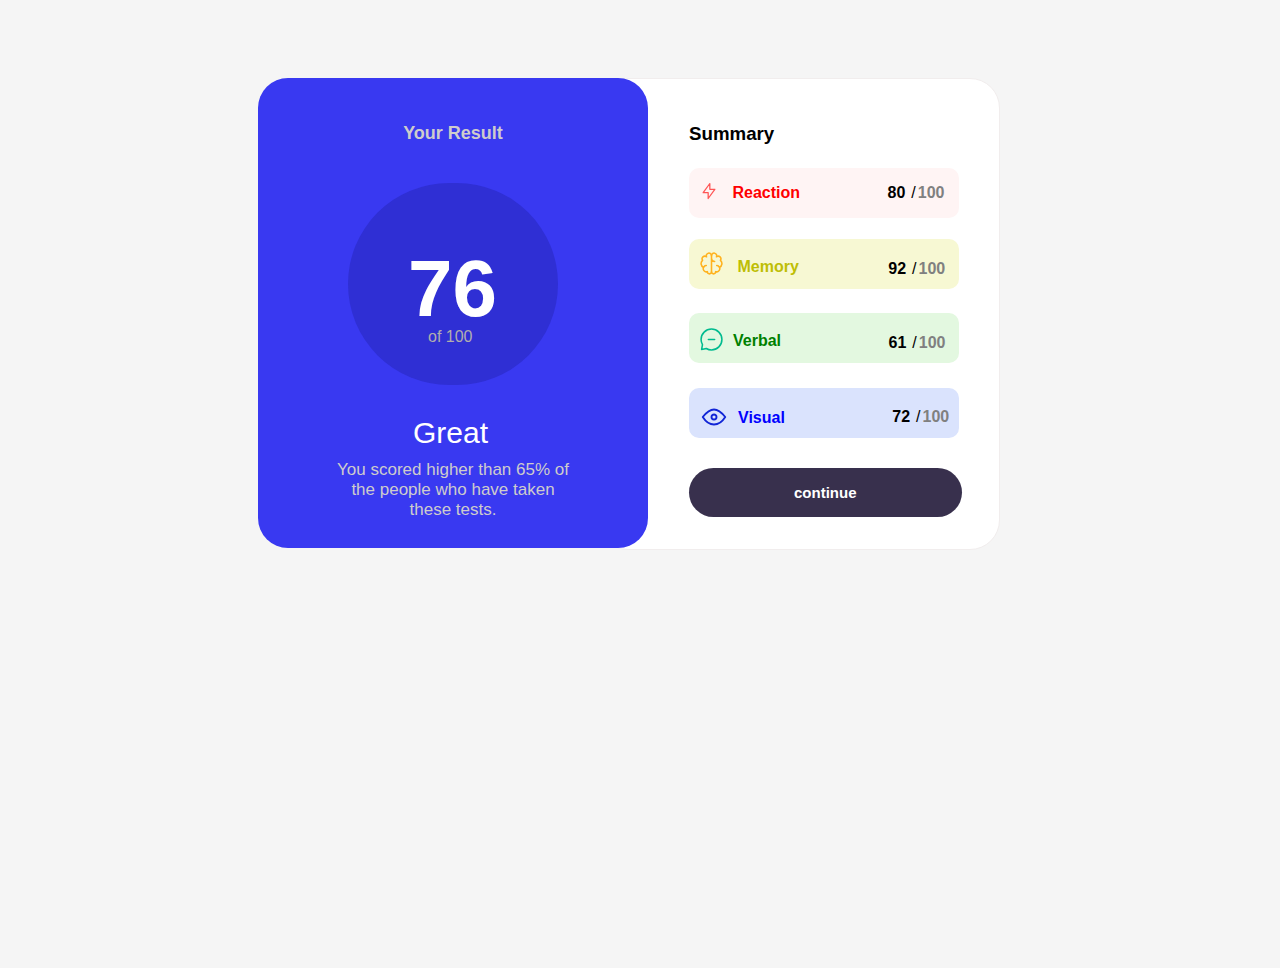
<file: index.html>
<!DOCTYPE html>
<html lang="en">
<head>
  <meta charset="UTF-8">
  <meta name="viewport" content="width=device-width, initial-scale=1.0"> <!-- displays site properly based on user's device -->

  <link rel="icon" type="image/png" sizes="32x32" href="./assets/images/favicon-32x32.png">
  <link rel="stylesheet" href="./style.css">
  <title>Frontend Mentor | Results summary component</title>

  <!-- Feel free to remove these styles or customise in your own stylesheet 👍 -->
  <style>
    .attribution { font-size: 11px; text-align: center; }
    .attribution a { color: hsl(228, 45%, 44%); }
  </style>
</head>
<body>



  <div class="pai">

    <div class="esquerda"><p class="topo1">Your Result</p>
    <h1 class="porcento">76</h1>
    <p1 class="de100">of 100</p1>
    <p class="great">Great</p>
    <p class="esqbai" style="text-align: center;">You scored higher than 65% of <br>the people who have taken <br>these tests.</p>
    </div>

    
    <div class="direita"><h3 class="topo2">Summary</h3>

        <p class="r"><p3 class="r-juntos"><img class="storm" width="20px" src="./assets/images/icon-reaction.svg" alt="">  <b class="storm-txt">Reaction</b></p3>  <p2 class="r-por"><b class="num">80</b><p10 class="barra">/</p10><p11 class="cem"><b>100</b></p11></p2></p>
        <br>



        <p class="m"><p4 class="m-juntos"><img class="brain" src="./assets/images/icon-memory.svg" width="25px" alt=""> <b class="brain-txt">Memory</b></p4> <p2 class="m-por"><b class="num">92</b><p10 class="barra">/</p10><p11 class="cem"><b>100</b></p11></p2></p>
        <br>



        <p class="ve"><p5 class="ve-juntos"><img class="wat" src="./assets/images/icon-verbal.svg" alt="" width="25px"><b class="wat-txt">Verbal</b></p5> <p2 class="ve-por"><b class="num">61</b><p10 class="barra">/</p10><p11 class="cem"><b>100</b></p11></p2></p>
        <br>



        <p class="vi"><p6 class="vi-juntos"><img class="eyes" src="./assets/images/icon-visual.svg" width="30px" alt=""><b class="eyes-txt" style="position: relative; bottom: 3px;">Visual</b></p6> <p2 style="position: relative; bottom: 6px;" class="vi-por"><b class="num">72</b><p10 class="barra">/</p10><p11 class="cem"><b>100</b></p11></p2></p>


        <a href="" class="continua"><b>continue</b></a>
    </div>

</div>








 
  </div>
</body>
</html>
</file>
<file: style.css>
.esquerda{
    position:relative;
    top: 60px;
    left: 250px;
    background-color: rgb(57, 57, 241);
    width:390px;
    height:470px;
    border-radius: 30px;
    color: white;
    z-index: 3;
}

.topo1{
    font-size: 18px;
    font-weight: 700;
    color: rgb(206, 204, 204);
    text-align: center;
    position: relative;
top: 45px;
}

body{
    font-family: Arial, Helvetica, sans-serif;
}

.porcento{
    position: relative;
    top: 30px;
    font-size: 80px;
    position: relative;
    left: 90px;
    
}

.porcento{
    background-color: rgb(47, 47, 212);
    width: 100px;
    padding: 60px 50px 50px 60px;
    border-radius: 600px;
}

.de100{
    color: rgb(177, 174, 174);
    position: relative;
    left: 170px;
    bottom: 80px;
}

.great{
    font-size: 30px;
    position: relative;
    left: 155px;
    bottom: 40px;
}

.esqbai{
    position: relative;
    bottom: 60px;
    color: rgb(206, 204, 204);
    font-size: 17px;
}

.direita{
    background: rgb(255, 255, 255);
    width: 400px;
    height: 470px;
    z-index: 2;
    border-radius: 30px;
    border: solid rgb(241, 237, 237) 1px;
}

.direita{
    position: relative;
    bottom: 410px;
    left: 590px;
}

body{
    background: whitesmoke;
}

.topo2{
    position: relative;
    top: 25px;
    left: 90px;
}



.r{
    background: rgb(255, 244, 244);
    padding: 10px;
    width: 250px;
    height: 30px;
    border-radius: 10px;
position: relative;
left: 90px;
top: 30px;
}

.m{
    position: relative;
    left: 90px;
    top: 1px;
    background: rgb(247, 248, 211);
    padding: 10px;
    width: 250px;
    height: 30px;
    border-radius: 10px;
}

.ve{
    position: relative;
    left: 90px;
    bottom: 25px;
background: rgb(227, 248, 224);
padding: 10px;
width: 250px;
height: 30px;
border-radius: 10px;
}

.vi{
    position: relative;
    left: 90px;
    bottom: 50px;
background: rgb(218, 227, 253);
padding: 10px;
width: 250px;
height: 30px;
border-radius: 10px;
}



.storm{
    position: relative;
    top: 3px;
}

.brain{
    position: relative;
    top: 4px;
}

.wat{
    position: relative;
    top: 6px;
}

.eyes{
    position: relative;
    top: 6px;
}

.port{
    position: relative;
    left: 100px;
}


.m-juntos{
    position: relative;
    bottom: 2px;
}

.ve-juntos{
    position: relative;
    bottom: 2px;
}

.vi-juntos{
    position: relative;
    bottom: 2px;
}

.r-por{
    position: relative;
    left: 100px;
}

.m-por{
    position: relative;
    left: 102px;
}

.ve-por{
    position: relative;
    left: 120px;
}

.vi-por{
    position: relative;
    left: 120px;
}

.storm-txt{
    color: red;
    position: relative;
    left: 9px;
}

.brain-txt{
    color: rgb(190, 190, 5);
    position: relative;
    left: 9px;
}

.wat-txt{
    color: green;
    position: relative;
    left: 9px;
}

.eyes-txt{
    color: blue;
    position: relative;
    left: 9px;
}

.continua{
    position: relative;
    left: 90px;
    bottom: 20px;
    text-decoration: none;
color: white;
    background: rgb(56, 48, 77);
font-size: 15px;
padding: 16px 105px 16px 105px;
border-radius: 25px;
}

.num{
position: relative;
right: 8px;    
}

.barra{
    position: relative;
right: 2px; 
}

.cem{
    color: grey;
}

.continua:hover{
    background: rgb(57, 57, 241);
    color: black;
}
</file>
